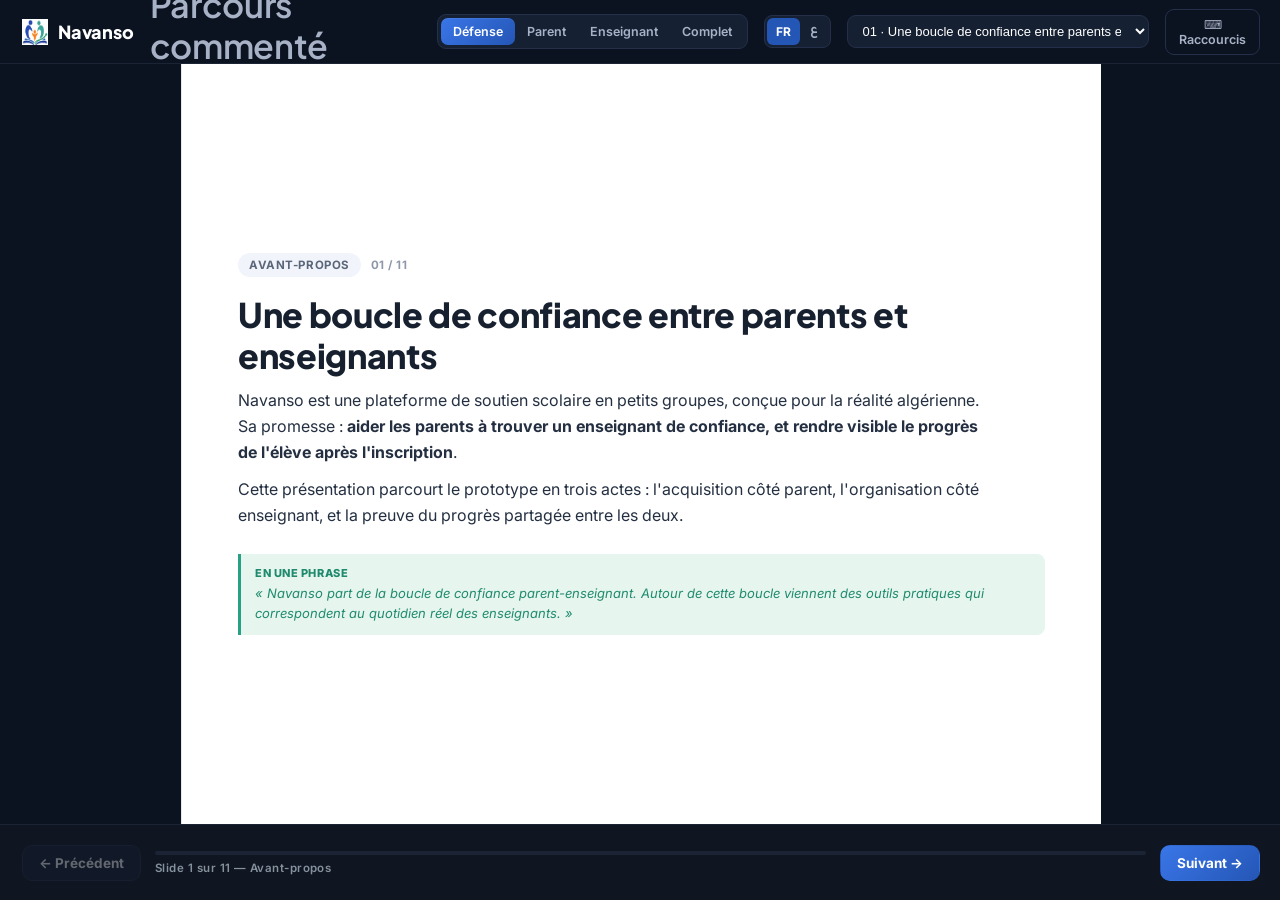
<file: index.html>
<!DOCTYPE html>
<html lang="fr">
<head>
<meta charset="utf-8"/>
<meta name="viewport" content="width=device-width,initial-scale=1"/>
<title>Navanso — Redirection…</title>
<style>
  body{margin:0;font-family:system-ui,Segoe UI,sans-serif;
       display:grid;place-items:center;min-height:100vh;
       background:linear-gradient(140deg,#EEF3FD,#E6F6EF);color:#16202E;text-align:center;padding:24px}
  .card{background:#fff;border-radius:16px;padding:28px 30px;
        box-shadow:0 20px 60px rgba(16,24,40,.12);max-width:420px}
  h1{font-size:20px;margin:0 0 10px;font-weight:800}
  p{color:#5B6678;line-height:1.55;margin:0 0 16px;font-size:14.5px}
  .spinner{width:22px;height:22px;border:3px solid #E5E9F0;border-top-color:#2456B5;
           border-radius:50%;animation:s 0.8s linear infinite;margin:6px auto 0}
  @keyframes s{to{transform:rotate(360deg)}}
</style>
<script>
  // Preserve any ?mode=… / hash so links shared on WhatsApp keep their mode
  const target = '03_CODED_MVP/navanso-coded-mvp-v1/walkthrough.html'
               + (location.search || '')
               + (location.hash || '');
  location.replace(target);
</script>
<meta http-equiv="refresh" content="0; url=03_CODED_MVP/navanso-coded-mvp-v1/walkthrough.html"/>
</head>
<body>
  <div class="card">
    <h1>Navanso · Parcours commenté</h1>
    <p>Redirection vers le parcours…</p>
    <div class="spinner"></div>
    <p style="margin-top:14px;font-size:13px">Si rien ne se passe, <a href="03_CODED_MVP/navanso-coded-mvp-v1/walkthrough.html">cliquez ici</a>.</p>
  </div>
</body>
</html>
</file>
